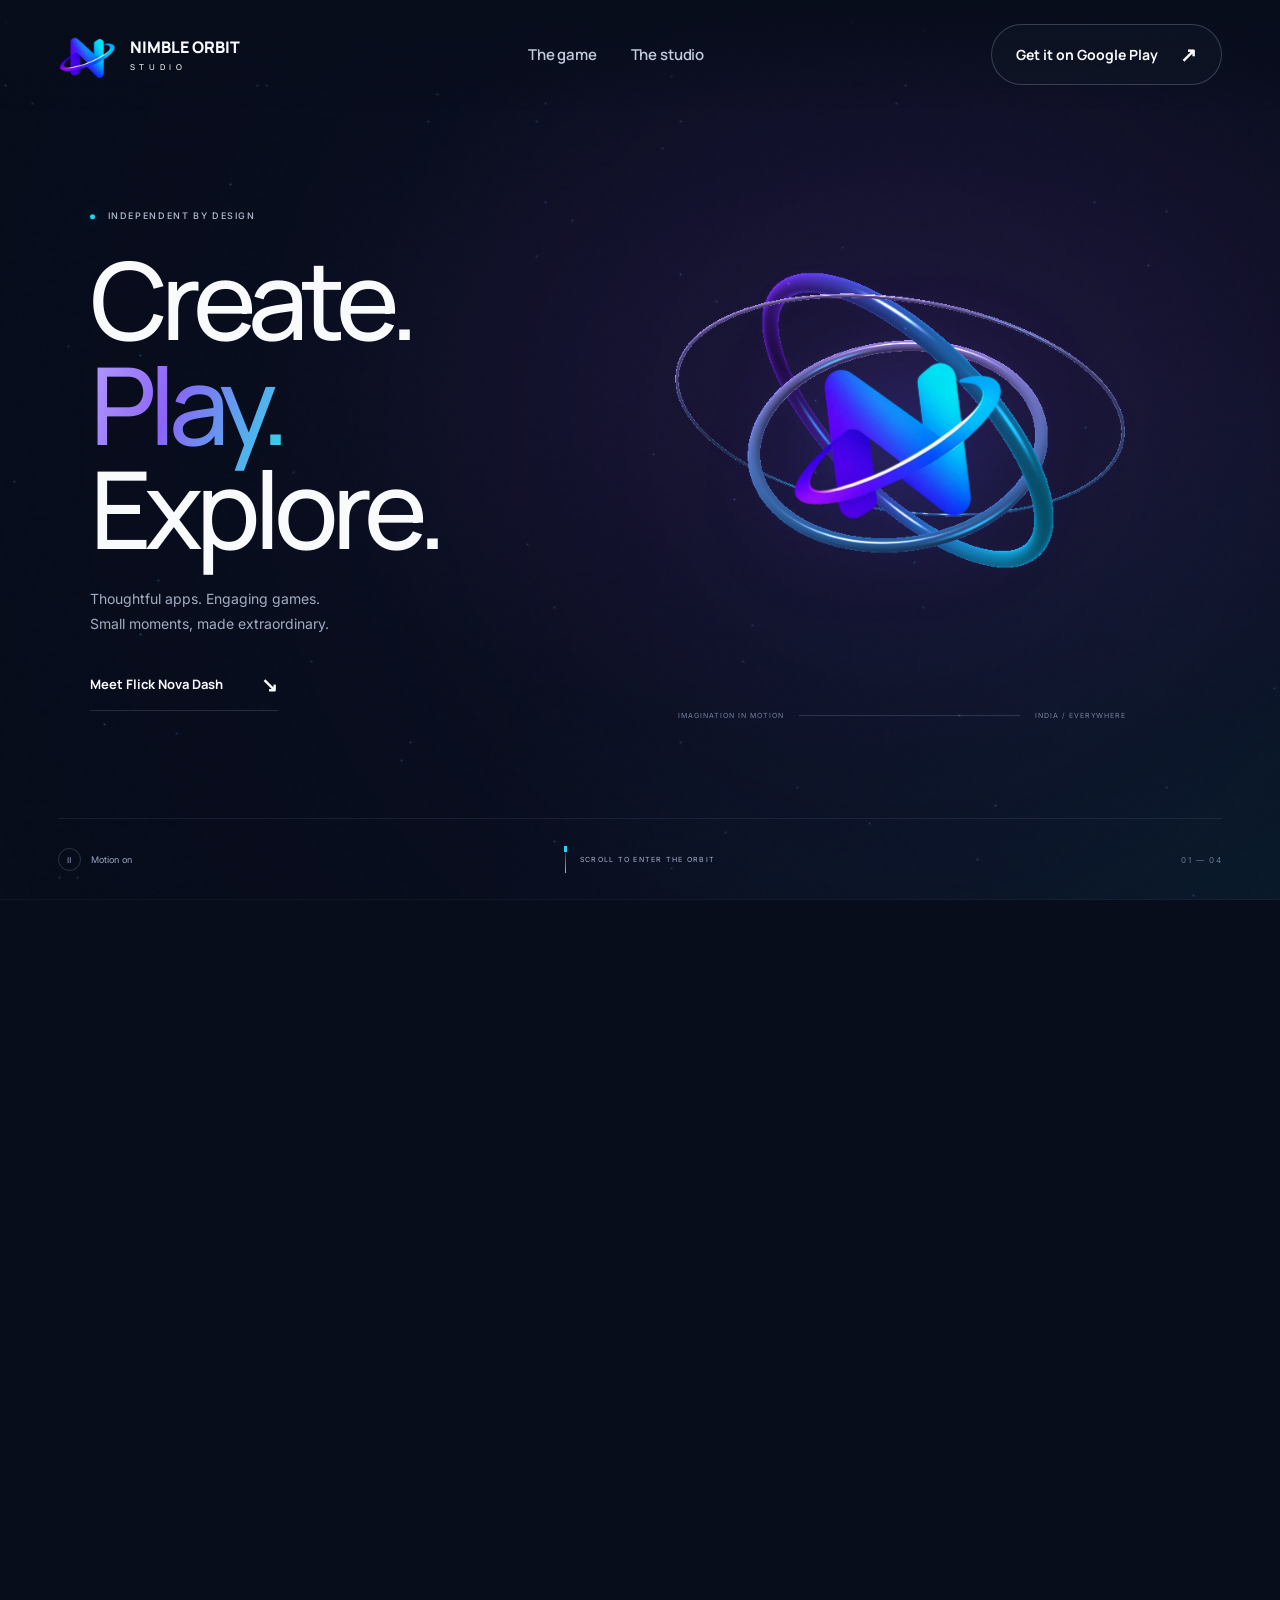
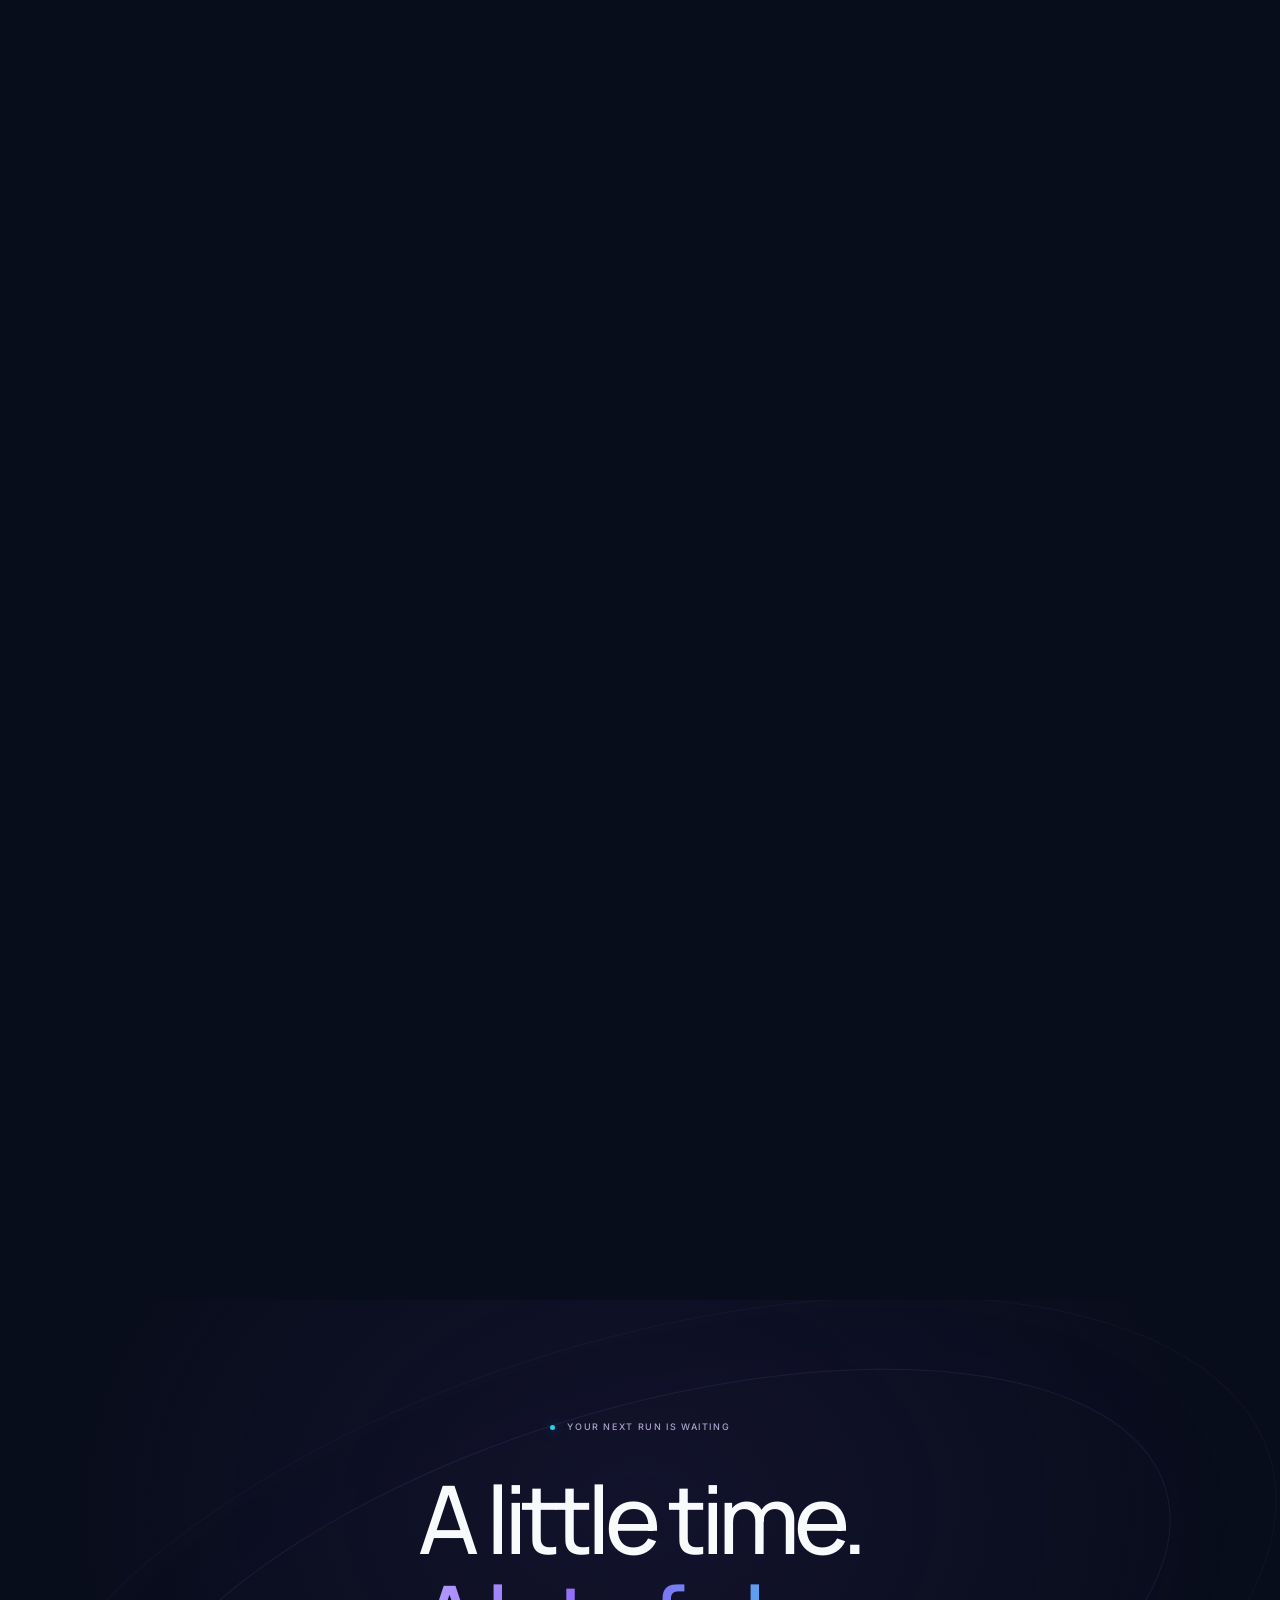
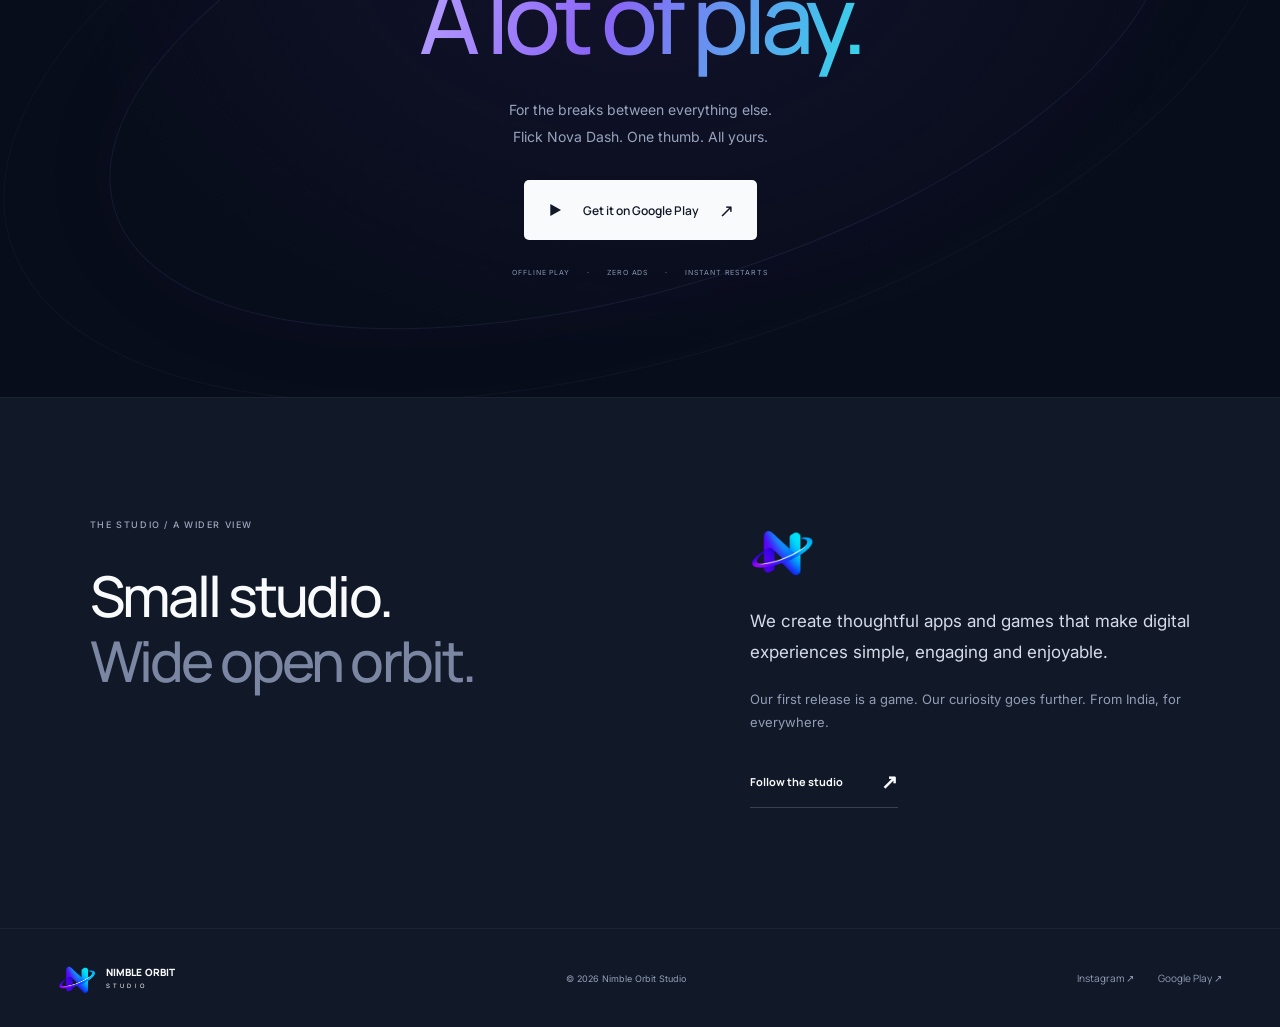
<file: index.html>
<!doctype html>
<html lang="en">
<head>
<meta charset="utf-8"><meta name="viewport" content="width=device-width,initial-scale=1">
<title>Nimble Orbit Studio | Apps & Games by the Makers of Flick Nova Dash</title>
<meta name="description" content="Nimble Orbit Studio creates thoughtful apps and engaging games. Discover Flick Nova Dash, a fast one-thumb offline arcade game for Android.">
<meta name="robots" content="index,follow,max-image-preview:large">
<link rel="canonical" href="https://nimbleorbitstudio.com/">
<meta property="og:type" content="website">
<meta property="og:site_name" content="Nimble Orbit Studio">
<meta property="og:title" content="Nimble Orbit Studio | Apps & Games">
<meta property="og:description" content="Discover Flick Nova Dash, a fast one-thumb offline arcade game from Nimble Orbit Studio.">
<meta property="og:url" content="https://nimbleorbitstudio.com/">
<meta property="og:image" content="https://nimbleorbitstudio.com/assets/story-poster.jpg">
<meta name="twitter:card" content="summary_large_image">
<meta name="twitter:title" content="Nimble Orbit Studio | Apps & Games">
<meta name="twitter:description" content="Thoughtful apps. Engaging games. Meet Flick Nova Dash for Android.">
<meta name="twitter:image" content="https://nimbleorbitstudio.com/assets/story-poster.jpg">
<meta name="theme-color" content="#111827"><link rel="icon" href="assets/orbit-symbol.webp">
<link rel="preconnect" href="https://fonts.googleapis.com"><link rel="preconnect" href="https://fonts.gstatic.com" crossorigin>
<link href="https://fonts.googleapis.com/css2?family=Inter:wght@400;500;600&family=Manrope:wght@400;500;600;700;800&display=swap" rel="stylesheet">
<script async src="https://www.googletagmanager.com/gtag/js?id=G-LNV7FXSP4K"></script>
<script>
  window.dataLayer = window.dataLayer || [];
  function gtag(){dataLayer.push(arguments);}
  gtag('js', new Date());
  gtag('config', 'G-LNV7FXSP4K');
</script>
<script type="application/ld+json">{"@context":"https://schema.org","@graph":[{"@type":"Organization","@id":"https://nimbleorbitstudio.com/#organization","name":"Nimble Orbit Studio","url":"https://nimbleorbitstudio.com/","logo":"https://nimbleorbitstudio.com/assets/orbit-symbol.webp","sameAs":["https://www.instagram.com/nimbleorbitstudio/"]},{"@type":"WebSite","@id":"https://nimbleorbitstudio.com/#website","url":"https://nimbleorbitstudio.com/","name":"Nimble Orbit Studio","description":"Thoughtful apps and engaging games by Nimble Orbit Studio.","publisher":{"@id":"https://nimbleorbitstudio.com/#organization"}},{"@type":["SoftwareApplication","VideoGame"],"@id":"https://nimbleorbitstudio.com/#flick-nova-dash","name":"Flick Nova Dash","applicationCategory":"GameApplication","operatingSystem":"Android","url":"https://nimbleorbitstudio.com/","downloadUrl":"https://play.google.com/store/apps/details?id=com.nimbleorbit.flicknovadash","image":"https://nimbleorbitstudio.com/assets/game-icon.jpg","description":"Flick Nova Dash is a fast one-thumb offline arcade game for Android with quick runs, combo streaks, and zero ads.","publisher":{"@id":"https://nimbleorbitstudio.com/#organization"},"offers":{"@type":"Offer","price":"0","priceCurrency":"USD"}}]}</script>
<link rel="stylesheet" href="styles.css"><script src="app.js" defer></script>
</head>
<body class="motion-off">
<a class="skip" href="#download">Skip to download</a>
<header class="nav">
<a class="brand" href="#home" aria-label="Nimble Orbit Studio home"><img src="assets/orbit-symbol.webp" width="44" height="44" alt=""><span>NIMBLE ORBIT<small>STUDIO</small></span></a>
<nav aria-label="Main navigation"><a href="#flick" data-chapter="0">The game</a><a href="#studio">The studio</a></nav>
<a class="nav-cta" href="https://play.google.com/store/apps/details?id=com.nimbleorbit.flicknovadash">Get it on Google Play <span aria-hidden="true">↗</span></a>
</header>
<main>
<section class="journey" id="home" aria-label="Enter the orbit. Discover Flick Nova Dash.">
<div class="scene">
<div class="atmosphere" aria-hidden="true"></div><canvas id="orbit-canvas" aria-hidden="true"></canvas>
<div class="orbit-fallback" aria-hidden="true"><i></i><i></i><i></i></div><div class="scene-grain" aria-hidden="true"></div>
<div class="hero-logo" aria-hidden="true"><img src="assets/orbit-symbol.webp" width="300" height="300" alt=""></div>
<div class="hero-copy"><p class="eyebrow"><span class="status-dot"></span> INDEPENDENT BY DESIGN</p><h1>Create.<br><span class="gradient-text">Play.</span><br>Explore.</h1><p class="hero-description">Thoughtful apps. Engaging games.<br>Small moments, made extraordinary.</p><a class="text-link hero-explore" href="#flick" data-chapter="0">Meet Flick Nova Dash <span aria-hidden="true">↘</span></a></div>
<div class="hero-coordinate" aria-hidden="true"><span>IMAGINATION IN MOTION</span><i></i><span>INDIA / EVERYWHERE</span></div>
<div class="portal-title" aria-hidden="true"><span>OUR FIRST ORBIT</span><strong>Meet your<br>next obsession.</strong></div>
<div class="story-copy">
<div class="product-label"><img src="assets/game-icon.jpg" width="32" height="32" alt=""><span>FLICK NOVA DASH</span><span class="tiny-label">01 / FIRST RELEASE</span></div>
<article class="chapter" id="flick" data-step="0"><p class="eyebrow chapter-kicker">01 — A LITTLE MOMENTUM</p><h2>One thumb.<br><span class="gradient-text">All instinct.</span></h2><p>Flick into motion. A simple move.<br>A whole new run.</p></article>
<article class="chapter" id="dodge" data-step="1"><p class="eyebrow chapter-kicker">02 — FIND YOUR OPENING</p><h2>Find the gap.<br><span class="gradient-text">Feel the flow.</span></h2><p>Dodge the next pulse.<br>Keep your run alive.</p></article>
<article class="chapter" id="chain" data-step="2"><p class="eyebrow chapter-kicker">03 — KEEP IT GOING</p><h2>One more shard.<br><span class="gradient-text">One more run.</span></h2><p>Collect glowing shards. Chain your combo.<br>Chase your next personal best.</p></article>
<div class="story-actions"><a class="button primary" href="https://play.google.com/store/apps/details?id=com.nimbleorbit.flicknovadash"><svg viewBox="0 0 24 24" aria-hidden="true"><path d="M5 3 21 12 5 21Z"/></svg> Get it on Google Play <span aria-hidden="true">↗</span></a><span class="micro">Android · Offline after installation · Zero ads</span></div>
</div>
<div class="gameplay-stage"><div class="gameplay-halo" aria-hidden="true"></div><div class="gameplay-topline"><span>ACTUAL GAMEPLAY</span><span class="record-dot" aria-hidden="true"></span></div><div class="gameplay-frame"><video id="story-video" muted playsinline preload="auto" poster="assets/story-poster.jpg" aria-label="Actual Flick Nova Dash gameplay, advanced by scrolling"><source src="assets/gameplay-story.mp4" type="video/mp4"></video><div class="video-edge" aria-hidden="true"></div></div><button class="film-trigger" type="button" data-open-film><span class="play-symbol" aria-hidden="true">▶</span> Watch gameplay <span class="film-duration">0:18 ↗</span></button></div>
<div class="scene-bottom"><button class="motion-toggle" type="button" aria-pressed="false" aria-label="Reduce motion"><span aria-hidden="true">Ⅱ</span> <span class="motion-label">Motion on</span></button><a class="scroll-cue" href="#flick" data-chapter="0"><span class="scroll-line" aria-hidden="true"></span> SCROLL TO ENTER THE ORBIT</a><nav class="chapter-nav" aria-label="Gameplay chapters"><a href="#flick" data-chapter="0" aria-label="Chapter 1: Flick"><span>01</span> FLICK</a><a href="#dodge" data-chapter="1" aria-label="Chapter 2: Dodge"><span>02</span> DODGE</a><a href="#chain" data-chapter="2" aria-label="Chapter 3: Chain"><span>03</span> CHAIN</a></nav><span class="scene-index" aria-hidden="true">01 — 04</span></div>
<div class="journey-progress" aria-hidden="true"><i></i></div>
</div>
</section>
<section class="download section" id="download"><div class="download-orbit" aria-hidden="true"></div><div class="download-copy"><p class="eyebrow"><span class="status-dot"></span> YOUR NEXT RUN IS WAITING</p><h2>A little time.<br><span class="gradient-text">A lot of play.</span></h2><p>For the breaks between everything else.<br>Flick Nova Dash. One thumb. All yours.</p><a class="button primary" href="https://play.google.com/store/apps/details?id=com.nimbleorbit.flicknovadash"><svg viewBox="0 0 24 24" aria-hidden="true"><path d="M5 3 21 12 5 21Z"/></svg> Get it on Google Play <span aria-hidden="true">↗</span></a><div class="benefits"><span>OFFLINE PLAY</span><i aria-hidden="true">·</i><span>ZERO ADS</span><i aria-hidden="true">·</i><span>INSTANT RESTARTS</span></div></div></section>
<section class="studio section" id="studio"><div class="studio-heading"><p class="eyebrow">THE STUDIO / A WIDER VIEW</p><h2>Small studio.<br><span>Wide open orbit.</span></h2></div><div class="studio-copy"><img src="assets/orbit-symbol.webp" width="64" height="64" alt="Nimble Orbit Studio" loading="lazy"><p>We create thoughtful apps and games that make digital experiences simple, engaging and enjoyable.</p><p class="muted">Our first release is a game. Our curiosity goes further. From India, for everywhere.</p><a class="text-link" href="https://www.instagram.com/nimbleorbitstudio/" target="_blank" rel="noopener noreferrer">Follow the studio <span aria-hidden="true">↗</span></a></div></section>
</main>
<footer><a class="brand" href="#home"><img src="assets/orbit-symbol.webp" width="38" height="38" alt=""><span>NIMBLE ORBIT<small>STUDIO</small></span></a><span>© 2026 Nimble Orbit Studio</span><div><a href="https://www.instagram.com/nimbleorbitstudio/">Instagram ↗</a><a href="https://play.google.com/store/apps/details?id=com.nimbleorbit.flicknovadash">Google Play ↗</a></div></footer>
<dialog class="film-dialog" aria-labelledby="film-title"><div class="film-heading"><h2 id="film-title">Flick Nova Dash <span>Actual gameplay</span></h2><button type="button" class="film-close" aria-label="Close gameplay video">✕</button></div><video id="film-video" controls playsinline preload="none" poster="assets/story-poster.jpg"><source data-src="assets/gameplay-story.mp4" type="video/mp4"><track kind="captions" srclang="en" label="English descriptions" src="assets/gameplay.vtt" default></video></dialog>
</body></html>
</file>
<file: styles.css>
:root{--night:#111827;--white:#f9fafb;--slate:#64748b;--blue:#4f46e5;--violet:#7c3aed;--cyan:#22d3ee;--scene-progress:0;color-scheme:dark}
*{box-sizing:border-box}html{scroll-behavior:smooth;scroll-padding-top:96px}body{margin:0;background:#080d1b;color:var(--white);font-family:Inter,sans-serif;-webkit-font-smoothing:antialiased}a{color:inherit;text-decoration:none}button{font:inherit;color:inherit;cursor:pointer;border:0}button,a,video{-webkit-tap-highlight-color:transparent}a:focus-visible,button:focus-visible,video:focus-visible{outline:2px solid var(--cyan);outline-offset:6px}h1,h2,h3,p{margin:0}h1,h2,h3,.brand{font-family:Manrope,sans-serif}img{display:block;max-width:100%}.skip{position:fixed;top:-80px;left:20px;background:var(--white);color:var(--night);padding:16px;z-index:100}.skip:focus{top:12px}
.nav{position:fixed;z-index:30;inset:0 0 auto;display:flex;align-items:center;justify-content:space-between;gap:24px;padding:24px 4.5%;background:linear-gradient(#080d1be6,#080d1b00);transition:padding .3s,background .3s}.nav.scrolled{padding-top:15px;padding-bottom:15px;background:#080d1bd9;backdrop-filter:blur(18px);border-bottom:1px solid #ffffff0c}.brand{display:flex;align-items:center;gap:10px;font-size:13px;font-weight:800;letter-spacing:.015em;line-height:1.15}.brand img{object-fit:contain}.brand small{display:block;font-size:7px;font-weight:500;letter-spacing:.55em;margin-top:5px}.nav .brand{gap:14px;font-size:16px;font-weight:800;letter-spacing:.005em}.nav .brand img{width:58px;height:58px}.nav .brand small{font-size:8px;letter-spacing:.58em;margin-top:6px}.nav nav,.nav-cta,.text-link,.button,.film-trigger,footer>div{font-family:Manrope,sans-serif}.nav nav{display:flex;gap:34px;color:#c2cadd;font-size:15px;font-weight:600;letter-spacing:-.01em}.nav nav a:hover,.text-link:hover{color:var(--cyan)}.nav-cta{display:inline-flex;align-items:center;gap:22px;font-size:14px;font-weight:700;padding:16px 24px;border:1px solid #a9b5d945;border-radius:34px;background:#11182780;transition:background .2s,border-color .2s}.nav-cta:hover{background:#4f46e538;border-color:#9c8aff}.nav-cta span{font-size:20px}
.journey{position:relative}.scene{position:relative;min-height:860px;overflow:hidden;background:#080d1b;isolation:isolate}.enhanced .journey{height:500svh}.enhanced .scene{height:100svh;min-height:580px;position:sticky;top:0}.atmosphere{position:absolute;inset:0;background:radial-gradient(ellipse at 72% 42%,#37255c55,transparent 51%),radial-gradient(ellipse at 100% 100%,#0d53642b,transparent 45%);z-index:-3}.scene-grain{pointer-events:none;position:absolute;inset:0;opacity:.09;background-image:url("data:image/svg+xml,%3Csvg viewBox='0 0 180 180' xmlns='http://www.w3.org/2000/svg'%3E%3Cfilter id='n'%3E%3CfeTurbulence type='fractalNoise' baseFrequency='.8' numOctaves='3' stitchTiles='stitch'/%3E%3C/filter%3E%3Cpath fill='%23fff' filter='url(%23n)' opacity='.7' d='M0 0h180v180H0z'/%3E%3C/svg%3E");z-index:8;mix-blend-mode:soft-light}#orbit-canvas{position:absolute;inset:0;width:100%;height:100%;pointer-events:none;z-index:-1}
.hero-copy{position:relative;padding:180px 7% 100px;z-index:2;max-width:750px}.enhanced .hero-copy{position:absolute;top:50%;left:7%;padding:0;transform:translateY(-48%);width:46%;max-width:720px;will-change:transform,opacity}.eyebrow{font-size:9px;line-height:1.6;font-weight:500;letter-spacing:.18em}.status-dot{display:inline-block;width:5px;height:5px;border-radius:50%;background:var(--cyan);box-shadow:0 0 14px #22d3ee77;margin-right:9px;vertical-align:middle}.hero-copy .eyebrow{color:#b3bdd1;margin-bottom:24px}h1{font-size:clamp(72px,8.4vw,132px);font-weight:500;line-height:.97;letter-spacing:-.065em}.gradient-text{color:transparent;background:linear-gradient(110deg,#b7a0ff 0%,#8a64f5 43%,#36d4e9 98%);background-clip:text;-webkit-background-clip:text}.hero-description{font-size:14px;line-height:1.8;color:#a1acc1;margin-top:26px}.text-link{display:inline-flex;align-items:center;gap:38px;font-size:12px;font-weight:500;padding:12px 0;border-bottom:1px solid #a5b2ce44;transition:color .2s,border-color .2s}.text-link span{font-size:20px}.hero-explore{margin-top:22px}.hero-logo{position:absolute;top:48%;left:70%;transform:translate(-50%,-50%);width:clamp(150px,18vw,280px);filter:drop-shadow(0 8px 50px #4f46e559);will-change:transform,opacity}.hero-logo img{width:100%;height:auto;transform:rotate(-7deg)}.hero-coordinate{position:absolute;top:79%;left:53%;width:35%;display:flex;align-items:center;gap:15px;color:#737f9c;font-size:7px;letter-spacing:.14em;white-space:nowrap}.hero-coordinate i{height:1px;flex:1;background:#a5b2ce33}.orbit-fallback{position:absolute;left:70%;top:48%;width:42vw;height:42vw;transform:translate(-50%,-50%);pointer-events:none;z-index:-1}.orbit-fallback i{position:absolute;inset:0;border:2px solid #7b65e275;border-radius:50%;transform:rotate(-30deg) scaleY(.6);box-shadow:0 0 28px #7853dd28,inset 0 0 28px #7853dd28}.orbit-fallback i:nth-child(2){inset:8%;transform:rotate(55deg) scaleY(.65);border-color:#34d4e777}.orbit-fallback i:nth-child(3){inset:-10%;transform:rotate(18deg) scaleY(.72);border-width:1px;border-color:#93a5dc25}.webgl-ready .orbit-fallback{display:none}.portal-title{display:none;position:absolute;inset:0;align-items:center;justify-content:center;flex-direction:column;text-align:center;pointer-events:none}.portal-title span{font-size:9px;letter-spacing:.3em;color:#c2b4ed;margin-bottom:25px}.portal-title strong{font-family:Manrope,sans-serif;font-size:clamp(46px,6vw,88px);font-weight:500;line-height:1.06;letter-spacing:-.055em}.enhanced .portal-title{display:flex;opacity:0}
.story-copy{position:relative;padding:80px 7%;z-index:3}.product-label{display:flex;align-items:center;gap:12px;font-size:10px;letter-spacing:.1em}.product-label img{border-radius:8px}.tiny-label{font-size:7px;color:#6e7c9d;margin-left:18px}.chapter{padding:60px 0 30px}.chapter-kicker{color:#9d92cd;margin-bottom:23px}.chapter h2{font-size:clamp(42px,5.2vw,78px);font-weight:500;line-height:1.08;letter-spacing:-.055em}.chapter>p:last-child{font-size:14px;line-height:1.9;color:#a2aec5;margin-top:27px}.story-actions{display:flex;flex-direction:column;align-items:flex-start;gap:15px}.button{display:inline-flex;align-items:center;justify-content:center;gap:20px;padding:18px 23px;border-radius:5px;font-size:12px;font-weight:600;transition:transform .25s,box-shadow .25s}.button:hover{transform:translateY(-3px);box-shadow:0 8px 35px #7c3aed33}.button svg{width:16px;height:16px;fill:currentColor;stroke:none}.button span{font-size:18px;font-weight:400}.primary{background:var(--white);color:var(--night)}.micro{font-size:9px;color:#8391ac;line-height:1.7}.enhanced .story-copy{position:absolute;left:7%;top:50%;transform:translateY(-45%);width:47%;padding:0;opacity:0;visibility:hidden;will-change:transform,opacity}.enhanced .chapter{position:absolute;inset:74px 0 auto;padding:0;opacity:0;visibility:hidden}.enhanced .chapter.active{position:relative;inset:auto;padding:46px 0 36px;opacity:1;visibility:visible}
.gameplay-stage{position:relative;width:min(300px,70vw);margin:0 auto 80px;z-index:2}.gameplay-topline{display:flex;justify-content:space-between;align-items:center;font-size:7px;letter-spacing:.17em;color:#98a7c4;margin:0 0 12px}.record-dot{width:4px;height:4px;border-radius:50%;background:#38dccc;box-shadow:0 0 9px #38dccc}.gameplay-frame{position:relative;overflow:hidden;border-radius:12px;background:#101e28;box-shadow:0 0 0 1px #bfbbf54d,0 40px 90px #0008,0 0 90px #675ad827}.gameplay-frame video{display:block;width:100%;height:auto;aspect-ratio:9/16;object-fit:contain}.video-edge{position:absolute;inset:0;border:1px solid #e1e8ff33;border-radius:12px;pointer-events:none}.gameplay-halo{position:absolute;left:50%;top:50%;width:210%;height:110%;transform:translate(-50%,-50%);background:radial-gradient(ellipse,#5847aa35,transparent 68%);z-index:-1;pointer-events:none}.film-trigger{display:flex;align-items:center;gap:10px;font-size:10px;width:100%;padding:14px 0;background:none;color:#b7c4db;letter-spacing:.01em}.film-trigger:hover{color:#fff}.play-symbol{font-size:9px;color:var(--cyan)}.film-duration{margin-left:auto;color:#7385a3;font-size:9px}.enhanced .gameplay-stage{position:absolute;margin:0;top:50%;left:73%;width:min(29vw,calc((100svh - 190px)*.5625));transform:translate(-50%,-46%);opacity:0;visibility:hidden;will-change:transform,opacity}
.scene-bottom{position:relative;display:flex;align-items:center;justify-content:space-between;gap:20px;margin:0 4.5%;padding:22px 0;border-top:1px solid #bec9f018;z-index:9}.enhanced .scene-bottom{position:absolute;left:4.5%;right:4.5%;bottom:0;margin:0}.motion-toggle{display:none;align-items:center;gap:10px;background:transparent;font-size:9px;color:#9aa6c0;padding:7px 0;min-width:104px;text-align:left}.enhanced .motion-toggle,.motion-off .motion-toggle{display:flex}.motion-toggle>span:first-child{border:1px solid #92a1bc44;border-radius:50%;width:23px;height:23px;display:grid;place-items:center;font-size:8px}.scroll-cue{display:flex;align-items:center;gap:14px;font-size:7px;letter-spacing:.18em;color:#a6b2ce}.scroll-line{height:27px;width:1px;background:linear-gradient(transparent,#b8a8ff);position:relative}.scroll-line:after{content:"";width:3px;height:6px;background:var(--cyan);position:absolute;left:-1px;animation:scrollhint 2.2s ease-in-out infinite}.scene-index{font-size:8px;letter-spacing:.2em;color:#6b7894;min-width:104px;text-align:right}.chapter-nav{display:flex;gap:30px;font-size:8px;letter-spacing:.1em}.chapter-nav a{color:#72819f;padding:8px 0;border-bottom:1px solid transparent;transition:color .2s,border-color .2s}.chapter-nav span{margin-right:8px;font-size:7px}.chapter-nav a[aria-current=true]{color:#dad4ff;border-color:#987cf5}.enhanced .chapter-nav{position:absolute;left:50%;transform:translateX(-50%);opacity:0;visibility:hidden}.journey-progress{position:absolute;bottom:0;left:0;right:0;height:1px;background:#ffffff08}.journey-progress i{display:block;width:100%;height:100%;transform-origin:left;transform:scaleX(var(--scene-progress));background:linear-gradient(90deg,#7c3aed,#22d3ee)}
.section{padding:120px 7%}.download{position:relative;overflow:hidden;text-align:center;min-height:690px;display:grid;place-items:center;background:radial-gradient(ellipse at 50% 30%,#251b4960,transparent 65%),#080d1b}.download-copy{position:relative;z-index:1}.download .eyebrow{color:#aaa5c9;margin-bottom:34px}.download h2{font-size:clamp(58px,7.4vw,112px);font-weight:500;line-height:1.05;letter-spacing:-.065em}.download p:not(.eyebrow){font-size:14px;line-height:1.9;color:#97a4be;margin:30px 0}.benefits{display:flex;align-items:center;justify-content:center;gap:17px;margin-top:28px;font-size:7px;letter-spacing:.13em;color:#8795b0}.benefits i{color:#a18aed;font-style:normal}.download-orbit{position:absolute;left:50%;top:50%;width:1100px;height:480px;border:1px solid #8473c821;border-radius:50%;transform:translate(-50%,-50%) rotate(-17deg);box-shadow:0 0 100px #4737810a}.download-orbit:after{content:"";position:absolute;inset:-70px -110px;border:1px solid #8473c812;border-radius:50%}.studio{background:#111827;display:grid;grid-template-columns:1.2fr 1fr;gap:12%;border-top:1px solid #ffffff0b}.studio .eyebrow{color:#9ca6bd;margin-bottom:30px}.studio h2{font-size:clamp(40px,4.4vw,66px);font-weight:500;line-height:1.16;letter-spacing:-.05em}.studio h2 span{color:#7b87a2}.studio-copy>img{margin-bottom:24px}.studio-copy>p{font-size:17px;line-height:1.8;color:#d6dbea;max-width:450px}.studio-copy>p.muted{font-size:13px;color:#929eb7;margin-top:20px}.studio-copy .text-link{margin-top:22px;font-size:11px}footer{display:flex;justify-content:space-between;align-items:center;gap:25px;background:#111827;border-top:1px solid #ffffff0c;padding:30px 4.5%;color:#92a0b9}footer .brand{font-size:10px;color:var(--white)}footer .brand small{font-size:6px}footer>span{font-size:9px}footer>div{display:flex;gap:24px;font-size:10px}
.film-dialog{padding:18px;border:1px solid #65759644;border-radius:12px;background:#0c1323;max-width:calc(100vw - 32px);width:min(440px,calc((100svh - 120px)*.5625 + 36px));max-height:calc(100svh - 32px);color:var(--white)}.film-dialog::backdrop{background:#030613eb;backdrop-filter:blur(14px)}.film-heading{display:flex;align-items:center;justify-content:space-between;gap:16px;margin-bottom:14px}.film-heading h2{font-size:12px;font-weight:500}.film-heading h2 span{display:block;font:9px Inter,sans-serif;color:#9aa8c1;margin-top:5px}.film-close{background:#ffffff0b;border:1px solid #ffffff18;border-radius:50%;width:34px;height:34px;flex-shrink:0}.film-dialog video{width:100%;display:block;border-radius:5px;aspect-ratio:9/16}.modal-open{overflow:hidden}
.motion-off .journey{height:auto}.motion-off .scene{height:auto;min-height:0;position:relative}.motion-off #orbit-canvas{display:none}.motion-off .orbit-fallback{display:block;top:380px}.motion-off .hero-logo{top:380px}.motion-off .hero-coordinate,.motion-off .portal-title,.motion-off .scroll-cue,.motion-off .scene-index{display:none}.motion-off .hero-copy{position:relative;left:auto;top:auto;transform:none!important;opacity:1!important;visibility:visible!important;padding:160px 7% 90px;width:58%;min-height:740px}.motion-off .story-copy{position:relative;left:auto;top:auto;width:100%;transform:none!important;opacity:1!important;visibility:visible!important;padding:55px 7% 70px}.motion-off .chapter{position:relative;inset:auto;opacity:1!important;visibility:visible!important;padding:35px 0!important}.motion-off .chapter h2{font-size:46px}.motion-off .chapter p:last-child{margin-top:15px}.motion-off .gameplay-stage{position:absolute;left:73%;top:950px;width:27%;max-width:300px;opacity:1!important;visibility:visible!important;transform:translateX(-50%)!important}.motion-off .story-actions{margin-top:20px}.motion-off .scene-bottom{position:relative;left:auto;right:auto;margin:0 4.5%}.motion-off .chapter-nav{position:relative;left:auto;transform:none;opacity:1!important;visibility:visible!important}
@keyframes scrollhint{0%,100%{transform:translateY(0);opacity:.2}60%{transform:translateY(21px);opacity:1}}
@media(min-width:1700px){.enhanced .hero-copy,.enhanced .story-copy{left:10%}.enhanced .gameplay-stage{left:72%}.section{padding-left:10%;padding-right:10%}}
@media(max-width:1050px){.tiny-label{display:none}.chapter h2{font-size:5.7vw}.hero-coordinate{left:56%;width:32%;font-size:6px}.hero-coordinate>span:last-child{display:none}.nav{padding-left:5%;padding-right:5%}.enhanced .hero-copy,.enhanced .story-copy{left:6%}.enhanced .story-copy{width:49%}.chapter>p:last-child{font-size:13px}}
@media(max-width:700px){html{scroll-padding-top:82px}.nav{padding:17px 5%;gap:12px}.nav.scrolled{padding:12px 5%}.brand{font-size:10px;gap:7px}.brand img{width:34px;height:34px}.brand small{font-size:6px}.nav nav{display:none}.nav-cta{font-size:9px;gap:10px;padding:10px 12px}.nav-cta span{font-size:13px}.enhanced .journey{height:440svh}.enhanced .scene{min-height:620px}.enhanced .hero-copy{left:7%;top:15%;transform:none;width:86%}.hero-copy .eyebrow{font-size:7px;margin-bottom:17px}h1{font-size:clamp(56px,14vw,82px);line-height:.98}.hero-description{font-size:12px;margin-top:20px}.hero-explore{font-size:10px;margin-top:12px;gap:26px;padding:9px 0}.hero-logo{top:67%;left:69%;width:32vw;max-width:180px}.hero-coordinate{top:82%;left:8%;width:32%;font-size:6px}.orbit-fallback{top:67%;left:69%;width:77vw;height:77vw}.portal-title strong{font-size:43px}.portal-title span{font-size:7px}.enhanced .story-copy{top:14%;left:7%;width:86%;transform:none}.product-label{font-size:8px;gap:8px}.product-label img{width:23px;height:23px}.enhanced .chapter.active{padding:22px 0 20px}.chapter-kicker{font-size:7px;margin-bottom:10px}.chapter h2{font-size:clamp(31px,8.1vw,44px);line-height:1.05}.chapter>p:last-child{font-size:11px;line-height:1.6;margin-top:12px}.enhanced .story-actions{display:none}.enhanced .gameplay-stage{top:auto;bottom:82px;left:69%;width:min(45vw,calc((100svh - 365px)*.5625));min-width:128px;transform:translateX(-50%)}.gameplay-topline{font-size:6px;margin-bottom:7px}.gameplay-frame,.video-edge{border-radius:8px}.film-trigger{font-size:8px;gap:6px;padding:10px 0}.film-duration{font-size:7px}.scene-bottom{gap:10px;padding:14px 0}.motion-toggle{font-size:7px;min-width:82px;gap:6px}.motion-toggle>span:first-child{width:20px;height:20px}.scene-index{display:none}.scroll-cue{font-size:6px;letter-spacing:.1em;gap:9px}.scroll-line{height:22px}.enhanced .chapter-nav{left:auto;right:0;transform:none;gap:15px;font-size:7px}.chapter-nav span{display:none}.section{padding:85px 7%}.download{min-height:610px}.download .eyebrow{font-size:7px;margin-bottom:27px}.download h2{font-size:clamp(46px,12vw,70px)}.download p:not(.eyebrow){font-size:12px;margin:25px 0}.button{font-size:11px;padding:17px 20px;gap:17px}.benefits{font-size:6px;gap:10px;letter-spacing:.08em}.download-orbit{width:760px;height:350px}.studio{grid-template-columns:1fr;gap:40px}.studio h2{font-size:42px}.studio .eyebrow{font-size:8px;margin-bottom:22px}.studio-copy>img{width:48px;height:48px;margin-bottom:18px}.studio-copy>p{font-size:16px}.studio-copy>p.muted{font-size:12px}footer{flex-wrap:wrap;padding:26px 7%;gap:25px}footer>.brand{width:55%}footer>span{order:3;width:100%;font-size:8px}footer>div{flex-direction:column;gap:12px;font-size:9px}.motion-off .hero-copy{width:100%;min-height:770px;padding:130px 7% 330px}.motion-off .hero-logo,.motion-off .orbit-fallback{top:560px;left:65%}.motion-off .story-copy{padding:40px 7%}.motion-off .chapter h2{font-size:37px}.motion-off .gameplay-stage{position:relative;top:auto;bottom:auto;left:auto;transform:none!important;width:220px;max-width:65%;margin:0 auto 35px}.motion-off .chapter-nav{gap:14px}.motion-off .scene-bottom{margin:0 7%}}
@media(max-height:720px) and (min-width:701px){h1{font-size:80px}.hero-copy .eyebrow{margin-bottom:16px}.hero-description{font-size:12px;margin-top:19px}.hero-explore{margin-top:12px}.chapter h2{font-size:50px}.enhanced .chapter.active{padding:25px 0}.chapter-kicker{margin-bottom:17px}.chapter>p:last-child{margin-top:18px}.hero-logo{width:190px}}
@media(prefers-reduced-motion:reduce){html{scroll-behavior:auto}*,*:before,*:after{animation:none!important;transition:none!important}}

@media(max-width:700px){.enhanced .story-copy{top:13%}.enhanced .gameplay-stage{left:58%;width:min(58vw,calc((100svh - 395px)*.5625))}}


.compact-layout .motion-toggle{display:none}


@media(max-width:700px){.enhanced .hero-logo{top:75%}.enhanced .orbit-fallback{top:75%;width:65vw;height:65vw}}

.text-link{font-size:13px;font-weight:700}

@media(max-width:700px){.nav .brand{font-size:11px;gap:8px}.nav .brand img{width:40px;height:40px}.nav .brand small{font-size:6px;letter-spacing:.52em;margin-top:4px}.nav-cta{font-size:10px;gap:10px;padding:12px 14px}.nav-cta span{font-size:14px}.hero-explore{font-size:11px}}
</file>
